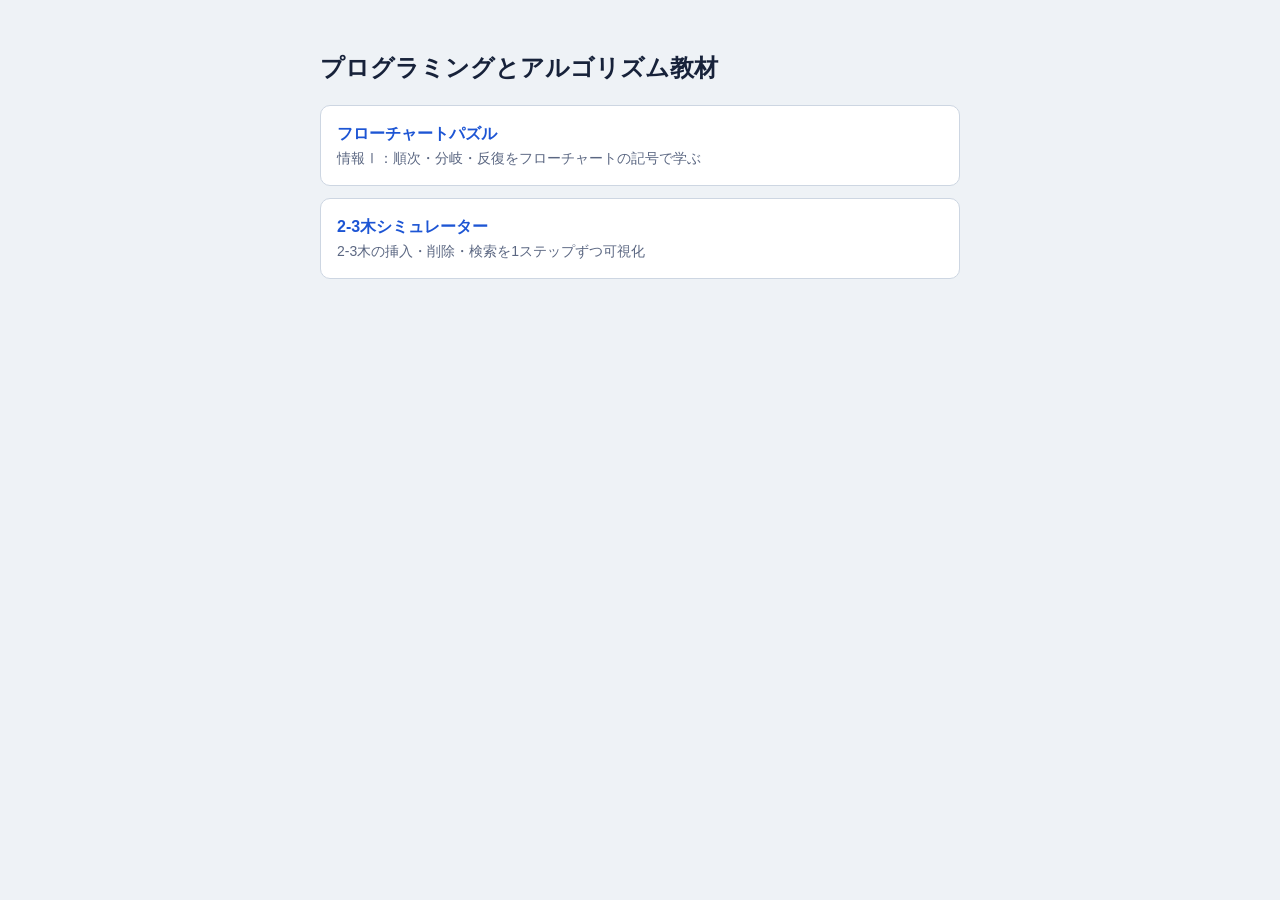
<file: index.html>
<!DOCTYPE html>
<html lang="ja">
<head>
<meta charset="utf-8">
<meta name="viewport" content="width=device-width, initial-scale=1">
<title>プログラミングとアルゴリズム教材</title>
<style>
  body { font-family: "Hiragino Sans", "Yu Gothic", "Meiryo", sans-serif; max-width: 640px; margin: 0 auto; padding: 32px 16px; line-height: 1.7; color: #17223a; background: #eef2f6; }
  h1 { font-size: 24px; }
  ul { padding: 0; list-style: none; display: grid; gap: 12px; }
  a { display: block; padding: 14px 16px; background: #fff; border: 1px solid #cdd6e2; border-radius: 10px; color: #1d55d4; font-weight: 700; text-decoration: none; }
  a span { display: block; color: #5b6782; font-weight: 400; font-size: 14px; }
</style>
</head>
<body>
<h1>プログラミングとアルゴリズム教材</h1>
<ul>
  <li><a href="flowchart-puzzle/">フローチャートパズル<span>情報Ⅰ：順次・分岐・反復をフローチャートの記号で学ぶ</span></a></li>
  <li><a href="two-three-tree/">2-3木シミュレーター<span>2-3木の挿入・削除・検索を1ステップずつ可視化</span></a></li>
</ul>
</body>
</html>
</file>
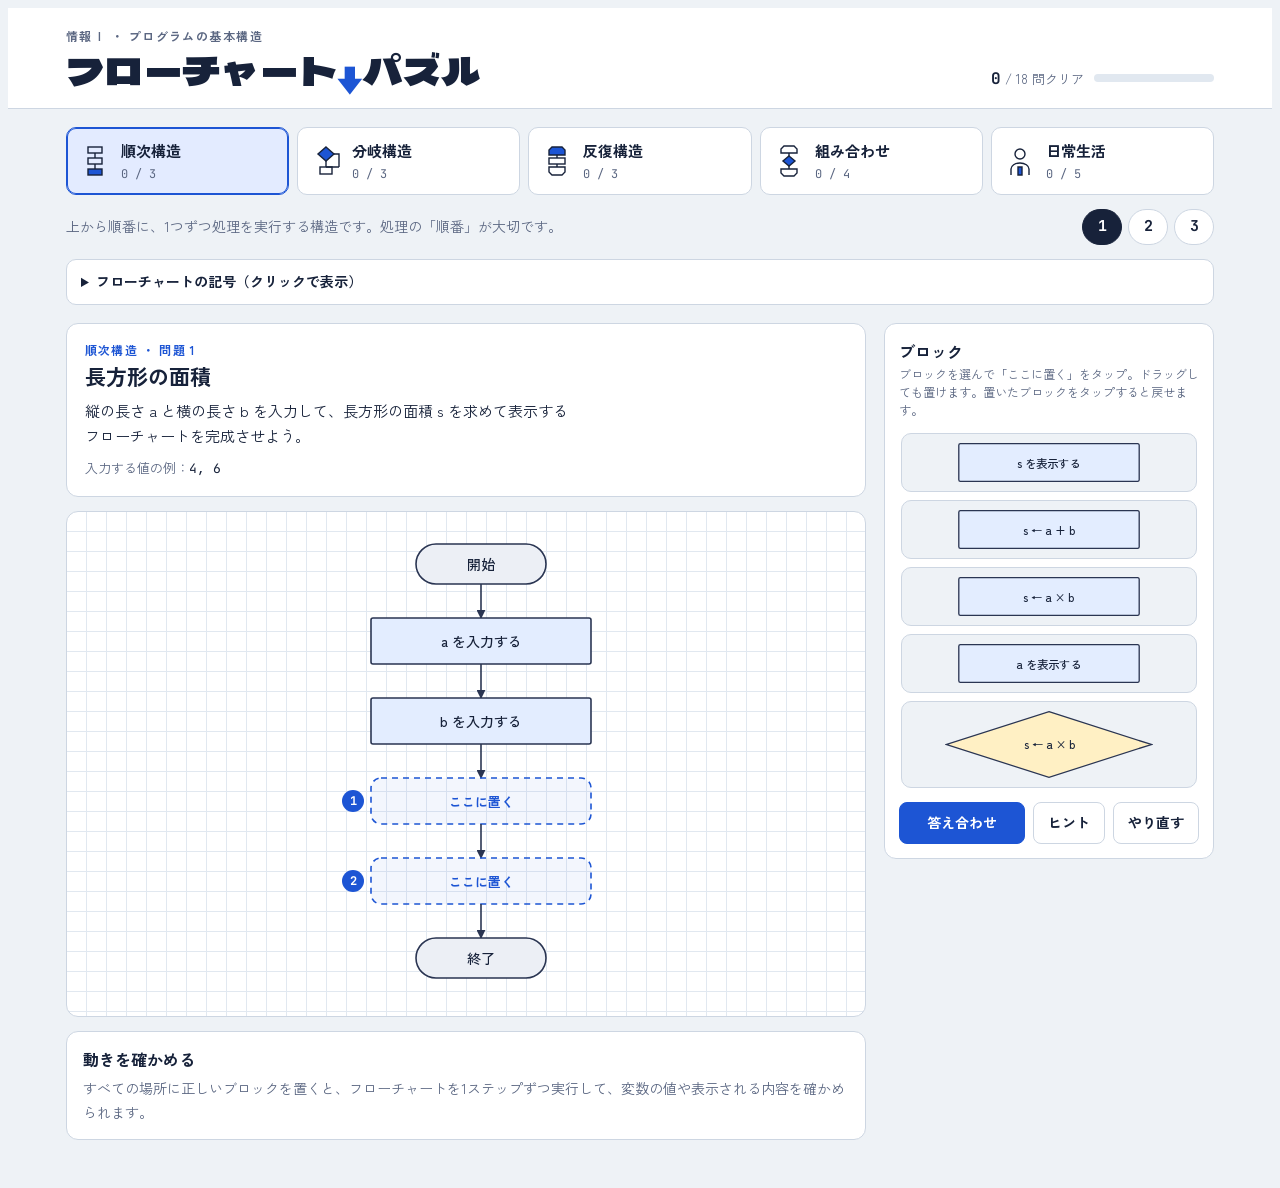
<file: flowchart-puzzle/index.html>
<!DOCTYPE html>
<html lang="ja">
<head>
<meta charset="utf-8">
<meta name="viewport" content="width=device-width, initial-scale=1, viewport-fit=cover">
<title>フローチャートパズル</title>
<meta name="claude:viewport-fit-sides" content="cover">
<link rel="preconnect" href="https://fonts.googleapis.com">
<link rel="preconnect" href="https://fonts.gstatic.com" crossorigin>
<link rel="stylesheet" href="https://fonts.googleapis.com/css2?family=Dela+Gothic+One&family=JetBrains+Mono:wght@500;700&family=Zen+Kaku+Gothic+New:wght@400;500;700&display=swap">
<style>
/* Layout: 方眼紙の作図エリア（左）＋ブロック置き場（右／スマホでは下に固定） */
:root {
  --paper: #eef2f6;
  --sheet: #ffffff;
  --grid: #e1e8f0;
  --rule: #cdd6e2;
  --ink: #17223a;
  --muted: #5b6782;
  --line: #2a3552;
  --accent: #1d55d4;
  --accent-ink: #ffffff;
  --accent-soft: #e3ebff;
  --hl-fill: #ffe46b;
  --hl-stroke: #c78a00;
  --ok: #16834a;
  --ok-soft: #e1f5ea;
  --ng: #cf3434;
  --ng-soft: #fde8e8;
  --f-term: #eceff5;
  --f-proc: #e3edff;
  --f-dec: #fff0c4;
  --f-loop: #d8f1e2;
  --stroke: #2a3552;
  --slot-fill: rgba(29, 85, 212, 0.05);
  --slot-armed: rgba(29, 85, 212, 0.14);
  --display: "Dela Gothic One", "Hiragino Sans", "Yu Gothic", sans-serif;
  --body: "Zen Kaku Gothic New", "Hiragino Sans", "Yu Gothic", "Meiryo", sans-serif;
  --mono: "JetBrains Mono", ui-monospace, "SFMono-Regular", Menlo, monospace;
}
@media (prefers-color-scheme: dark) {
  :root:not([data-theme="light"]) {
    --paper: #0d1320; --sheet: #141c2c; --grid: #1c2639; --rule: #2a3650;
    --ink: #e7edf8; --muted: #9ba8c2; --line: #b9c5de;
    --accent: #7aa2ff; --accent-ink: #0b1122; --accent-soft: #1d2b4f;
    --hl-fill: #6b5400; --hl-stroke: #ffd447;
    --ok: #4fd18b; --ok-soft: #11301f; --ng: #ff7272; --ng-soft: #3a1717;
    --f-term: #252e41; --f-proc: #1b2b4c; --f-dec: #3b3215; --f-loop: #163a29;
    --stroke: #b9c5de; --slot-fill: rgba(122, 162, 255, 0.06); --slot-armed: rgba(122, 162, 255, 0.18);
    color-scheme: dark;
  }
}
:root[data-theme="dark"] {
  --paper: #0d1320; --sheet: #141c2c; --grid: #1c2639; --rule: #2a3650;
  --ink: #e7edf8; --muted: #9ba8c2; --line: #b9c5de;
  --accent: #7aa2ff; --accent-ink: #0b1122; --accent-soft: #1d2b4f;
  --hl-fill: #6b5400; --hl-stroke: #ffd447;
  --ok: #4fd18b; --ok-soft: #11301f; --ng: #ff7272; --ng-soft: #3a1717;
  --f-term: #252e41; --f-proc: #1b2b4c; --f-dec: #3b3215; --f-loop: #163a29;
  --stroke: #b9c5de; --slot-fill: rgba(122, 162, 255, 0.06); --slot-armed: rgba(122, 162, 255, 0.18);
  color-scheme: dark;
}

* { box-sizing: border-box; }
body { background: var(--paper); color: var(--ink); font-family: var(--body); font-size: 15px; line-height: 1.7; }
button { font: inherit; color: inherit; }
.wrap { max-width: 1180px; margin: 0 auto; padding-left: max(16px, env(safe-area-inset-left, 0px)); padding-right: max(16px, env(safe-area-inset-right, 0px)); }

/* header */
.top { background: var(--sheet); border-bottom: 1px solid var(--rule); }
.top-in { display: flex; align-items: flex-end; justify-content: space-between; gap: 12px 24px; flex-wrap: wrap; padding-block: 18px 16px; }
.eyebrow { display: block; font-size: 12px; letter-spacing: 0.12em; color: var(--muted); font-weight: 700; }
h1 { font-family: var(--display); font-weight: 400; font-size: clamp(26px, 4.4vw, 38px); line-height: 1.15; margin: 2px 0 0; letter-spacing: 0.02em; }
h1 .arrow { color: var(--accent); }
.progress { font-size: 13px; color: var(--muted); display: flex; align-items: center; gap: 10px; }
.progress b { font-family: var(--mono); color: var(--ink); font-size: 16px; }
.pbar { width: 120px; height: 8px; border-radius: 4px; background: var(--grid); overflow: hidden; }
.pbar i { display: block; height: 100%; background: var(--ok); width: 0; transition: width .3s; }

/* category tabs */
.cats { display: grid; grid-template-columns: repeat(5, minmax(0, 1fr)); gap: 8px; margin-top: 18px; }
.cat { display: flex; align-items: center; gap: 10px; padding: 10px 12px; border: 1px solid var(--rule); background: var(--sheet); border-radius: 10px; cursor: pointer; text-align: left; min-width: 0; }
.cat svg { flex: none; }
.cat .nm { font-weight: 700; font-size: 15px; line-height: 1.3; }
.cat .ct { display: block; font-size: 12px; color: var(--muted); font-family: var(--mono); }
.cat[aria-selected="true"] { border-color: var(--accent); box-shadow: inset 0 0 0 1px var(--accent); background: var(--accent-soft); }
.cat:focus-visible, .chip:focus-visible, .blk:focus-visible, .btn:focus-visible { outline: 3px solid var(--accent); outline-offset: 2px; }
.ico .s { fill: none; stroke: var(--ink); stroke-width: 1.4; }
.ico .f { fill: var(--accent); }
@media (max-width: 640px) {
  .cats { grid-template-columns: repeat(2, minmax(0, 1fr)); }
  .cat:last-child { grid-column: span 2; }
}

.subbar { display: flex; flex-wrap: wrap; align-items: center; gap: 8px 16px; margin-top: 14px; }
.cat-desc { margin: 0; color: var(--muted); font-size: 14px; flex: 1 1 320px; min-width: 0; }
.probs { display: flex; gap: 6px; flex-wrap: wrap; }
.chip { min-width: 40px; height: 36px; padding: 0 12px; border-radius: 18px; border: 1px solid var(--rule); background: var(--sheet); cursor: pointer; font-family: var(--mono); font-weight: 700; display: inline-flex; align-items: center; gap: 4px; justify-content: center; }
.chip.on { background: var(--ink); color: var(--sheet); border-color: var(--ink); }
.chip .done { color: var(--ok); font-size: 13px; }
.chip.on .done { color: var(--ok); }

/* legend */
.legend { margin-top: 14px; background: var(--sheet); border: 1px solid var(--rule); border-radius: 10px; }
.legend summary { cursor: pointer; padding: 10px 14px; font-weight: 700; font-size: 14px; }
.legend-grid { display: grid; grid-template-columns: repeat(auto-fill, minmax(200px, 1fr)); gap: 12px 18px; padding: 4px 14px 14px; }
.lg { display: flex; gap: 10px; align-items: flex-start; min-width: 0; }
.lg svg { flex: none; }
.lg b { display: block; font-size: 14px; }
.lg span { font-size: 13px; color: var(--muted); line-height: 1.55; display: block; }
.legend .note { padding: 0 14px 14px; margin: 0; font-size: 13px; color: var(--muted); }
.legend .note code { font-family: var(--mono); color: var(--ink); background: var(--grid); padding: 1px 6px; border-radius: 4px; }

/* main layout */
.layout { display: grid; grid-template-columns: minmax(0, 1fr) 330px; gap: 18px; margin-top: 18px; padding-bottom: 40px; align-items: start; }
.stage { min-width: 0; display: flex; flex-direction: column; gap: 14px; }
.q { background: var(--sheet); border: 1px solid var(--rule); border-radius: 12px; padding: 16px 18px; }
.q-no { font-size: 12px; letter-spacing: 0.1em; font-weight: 700; color: var(--accent); }
.q h2 { margin: 2px 0 6px; font-size: 21px; line-height: 1.4; text-wrap: balance; }
.q p { margin: 0; max-width: 62ch; }
.q .inputs { margin-top: 8px; font-size: 13px; color: var(--muted); }
.q .inputs code { font-family: var(--mono); color: var(--ink); }

.chart {
  border: 1px solid var(--rule); border-radius: 12px; overflow: auto;
  background-color: var(--sheet);
  background-image: linear-gradient(var(--grid) 1px, transparent 1px), linear-gradient(90deg, var(--grid) 1px, transparent 1px);
  background-size: 20px 20px; background-position: -1px -1px;
  padding: 8px; text-align: center;
}
.chart svg { display: inline-block; height: auto; }

/* svg parts */
.sh rect, .sh polygon { stroke: var(--stroke); stroke-width: 1.6; }
.sh-term rect { fill: var(--f-term); }
.sh-proc rect { fill: var(--f-proc); }
.sh-dec polygon { fill: var(--f-dec); }
.sh-ls polygon, .sh-le polygon { fill: var(--f-loop); }
.tx { fill: var(--ink); font-size: 14px; font-family: var(--body); font-weight: 500; }
.ln { fill: none; stroke: var(--line); stroke-width: 1.6; stroke-linejoin: round; }
.ah { fill: var(--line); }
.yn { fill: var(--muted); font-size: 12px; font-weight: 700; font-family: var(--mono); }
.slot { cursor: pointer; outline: none; }
.slot-box { fill: var(--slot-fill); stroke: var(--accent); stroke-width: 1.6; stroke-dasharray: 6 5; }
.slot-q { fill: var(--accent); font-size: 13px; font-family: var(--body); font-weight: 700; }
.slot.armed .slot-box { fill: var(--slot-armed); animation: pulse 1.1s ease-in-out infinite; }
.slot.over .slot-box, .slot.over .placed rect, .slot.over .placed polygon { stroke-width: 3.2; stroke: var(--accent); }
.slot .hit { fill: transparent; stroke: none; }
.slot:focus-visible .hit { stroke: var(--accent); stroke-width: 2; stroke-dasharray: 3 3; }
.slot:hover .slot-box { fill: var(--slot-armed); }
.badge circle { fill: var(--accent); }
.badge text { fill: var(--accent-ink); font-size: 12px; font-weight: 700; font-family: var(--mono); }
.slot.ok .badge circle { fill: var(--ok); }
.slot.ng .badge circle { fill: var(--ng); }
.slot.ok .placed rect, .slot.ok .placed polygon { stroke: var(--ok); stroke-width: 2.6; }
.slot.ng .placed rect, .slot.ng .placed polygon { stroke: var(--ng); stroke-width: 2.6; }
.cur rect:not(.hit), .cur polygon { fill: var(--hl-fill) !important; stroke: var(--hl-stroke) !important; stroke-width: 3 !important; }
@keyframes pulse { 50% { stroke-dashoffset: 11; } }
@media (prefers-reduced-motion: reduce) { .slot.armed .slot-box { animation: none; } .pbar i { transition: none; } }

/* feedback */
.feedback:empty { display: none; }
.feedback { border-radius: 12px; padding: 14px 16px; border: 1px solid var(--rule); background: var(--sheet); }
.feedback.ok { background: var(--ok-soft); border-color: var(--ok); }
.feedback.ng { background: var(--ng-soft); border-color: var(--ng); }
.feedback.info { background: var(--accent-soft); border-color: var(--accent); }
.feedback h3 { margin: 0 0 4px; font-size: 16px; }
.feedback ul { margin: 4px 0 0; padding-left: 1.2em; }
.feedback p { margin: 4px 0 0; max-width: 65ch; }
.feedback .next { margin-top: 10px; }

/* trace */
.trace { background: var(--sheet); border: 1px solid var(--rule); border-radius: 12px; padding: 14px 16px; }
.trace h3 { margin: 0; font-size: 16px; }
.trace .lock { margin: 4px 0 0; color: var(--muted); font-size: 14px; }
.t-row { display: flex; flex-wrap: wrap; gap: 8px; align-items: center; margin-top: 10px; }
.t-row label { font-size: 13px; color: var(--muted); }
.t-row input { font-family: var(--mono); font-size: 14px; padding: 6px 10px; border: 1px solid var(--rule); border-radius: 8px; background: var(--paper); color: var(--ink); width: 220px; max-width: 100%; }
.t-note { margin-top: 12px; padding: 10px 12px; border-radius: 8px; background: var(--paper); border-left: 4px solid var(--hl-stroke); font-weight: 500; min-height: 48px; }
.t-note .stepno { font-family: var(--mono); font-size: 12px; color: var(--muted); display: block; }
.t-grid { display: grid; grid-template-columns: minmax(0, 1fr) minmax(0, 1fr); gap: 12px; margin-top: 12px; }
@media (max-width: 560px) { .t-grid { grid-template-columns: minmax(0, 1fr); } }
.t-box h4 { margin: 0 0 6px; font-size: 12px; letter-spacing: 0.1em; color: var(--muted); }
.vars { display: flex; flex-wrap: wrap; gap: 6px; }
.var { font-family: var(--mono); font-size: 14px; border: 1px solid var(--rule); border-radius: 8px; padding: 4px 10px; background: var(--paper); font-variant-numeric: tabular-nums; }
.var.chg { border-color: var(--hl-stroke); background: var(--hl-fill); }
.console { font-family: var(--mono); font-size: 14px; background: var(--ink); color: var(--sheet); border-radius: 8px; padding: 8px 12px; min-height: 64px; max-height: 180px; overflow: auto; white-space: pre-wrap; }
.console .empty { opacity: .6; font-family: var(--body); font-size: 13px; }

/* tools */
.tools { position: sticky; top: 16px; background: var(--sheet); border: 1px solid var(--rule); border-radius: 12px; padding: 14px; display: flex; flex-direction: column; gap: 12px; }
.tools-head h3 { margin: 0; font-size: 16px; }
.tools-head .tip { font-size: 12px; color: var(--muted); display: block; line-height: 1.5; }
.palette { display: flex; flex-direction: column; gap: 8px; align-items: stretch; max-height: calc(100vh - 230px); overflow-y: auto; padding: 2px; }
.palette .empty { font-size: 13px; color: var(--muted); padding: 8px 0; }
.blk { background: var(--paper); border: 1px solid var(--rule); border-radius: 10px; padding: 8px; cursor: grab; display: flex; justify-content: center; user-select: none; -webkit-user-select: none; touch-action: pan-x; flex: none; }
.blk:hover { border-color: var(--accent); }
.blk.sel { border-color: var(--accent); box-shadow: inset 0 0 0 2px var(--accent); background: var(--accent-soft); }
.blk svg { display: block; pointer-events: none; }
.ghost { position: fixed; left: 0; top: 0; pointer-events: none; z-index: 50; opacity: .92; box-shadow: 0 8px 24px rgba(0,0,0,.25); }
.actions { display: flex; gap: 8px; flex-wrap: wrap; }
.btn { border: 1px solid var(--rule); background: var(--sheet); border-radius: 8px; padding: 8px 14px; cursor: pointer; font-weight: 700; font-size: 14px; }
.btn:hover { border-color: var(--accent); }
.btn.primary { background: var(--accent); color: var(--accent-ink); border-color: var(--accent); flex: 1 1 auto; }
.btn[disabled] { opacity: .45; cursor: default; }

@media (max-width: 860px) {
  .layout { grid-template-columns: minmax(0, 1fr); }
  .tools { position: sticky; top: auto; bottom: 0; border-radius: 12px 12px 0 0; margin-inline: calc(-1 * max(16px, env(safe-area-inset-left, 0px))); padding: 10px max(16px, env(safe-area-inset-left, 0px)) calc(10px + env(safe-area-inset-bottom, 0px)); box-shadow: 0 -6px 18px rgba(0,0,0,.12); z-index: 5; gap: 8px; }
  .palette { flex-direction: row; overflow-x: auto; overflow-y: hidden; max-height: none; padding-bottom: 6px; }
  .blk svg { width: calc(var(--w) * 0.6); height: auto; }
  .tools-head { display: flex; gap: 8px; align-items: baseline; flex-wrap: wrap; }
  .layout { padding-bottom: 0; }
  .stage { padding-bottom: 8px; }
}
</style>
</head>
<body>
<header class="top">
  <div class="wrap top-in">
    <div class="brand">
      <span class="eyebrow">情報Ⅰ ・ プログラムの基本構造</span>
      <h1>フローチャート<span class="arrow">↓</span>パズル</h1>
    </div>
    <div class="progress"><span><b id="pNum">0</b> / <span id="pAll">0</span> 問クリア</span><span class="pbar"><i id="pBar"></i></span></div>
  </div>
</header>

<main class="wrap">
  <nav class="cats" id="cats" role="tablist" aria-label="構造の種類"></nav>
  <div class="subbar">
    <p class="cat-desc" id="catDesc"></p>
    <div class="probs" id="probs" aria-label="問題"></div>
  </div>

  <details class="legend" id="legend">
    <summary>フローチャートの記号（クリックで表示）</summary>
    <div class="legend-grid" id="legendGrid"></div>
    <p class="note"><code>a ← 3</code> は「変数 a に 3 を入れる（代入する）」という意味です。<code>≧</code> は「以上」、<code>≦</code> は「以下」です。</p>
  </details>

  <div class="layout">
    <section class="stage">
      <div class="q">
        <div class="q-no" id="qNo"></div>
        <h2 id="qTitle"></h2>
        <p id="qText"></p>
        <div class="inputs" id="qInputs"></div>
      </div>
      <div class="chart" id="chartBox"><svg id="chart" xmlns="http://www.w3.org/2000/svg" role="img" aria-label="フローチャート"></svg></div>
      <div class="feedback" id="fb" aria-live="polite"></div>
      <section class="trace" id="trace"></section>
    </section>

    <aside class="tools" aria-label="ブロック置き場">
      <div class="tools-head">
        <h3>ブロック</h3>
        <span class="tip">ブロックを選んで「ここに置く」をタップ。ドラッグしても置けます。置いたブロックをタップすると戻せます。</span>
      </div>
      <div class="palette" id="palette"></div>
      <div class="actions">
        <button class="btn primary" id="btnCheck" type="button">答え合わせ</button>
        <button class="btn" id="btnHint" type="button">ヒント</button>
        <button class="btn" id="btnReset" type="button">やり直す</button>
      </div>
    </aside>
  </div>
</main>

<script>
/* ---------- 寸法 ---------- */
const S = { W: 220, H: 46, LW: 280, LH: 54, DW: 250, DH: 80, TW: 130, TH: 40, V: 34, G: 44, M: 24, LINE: 18 };
const CIRC = '⓪①②③④⑤⑥⑦⑧⑨⑩';
const SHAPE_NAME = { term: '端子', proc: '処理', dec: '判断', ls: 'ループ端（始め）', le: 'ループ端（終わり）' };

/* ---------- ノードを作る関数 ---------- */
const T = text => ({ t: 'term', text });
const P = (text, run) => ({ t: 'proc', text, run });
const D = (text, test) => ({ t: 'dec', text, test });
const LS = (text, spec) => ({ t: 'ls', text, ...spec });
const LE = text => ({ t: 'le', text });
const IF = (cond, yes, no = []) => ({ t: 'if', cond, yes, no });
const LOOP = (head, body, tail) => ({ t: 'loop', head, body, tail });
const WHILE = (cond, body) => ({ t: 'while', cond, body });
const $ = node => (node.slot = true, node);           // ブロックをはめる場所
const inp = k => (v, io) => { v[k] = io.read(); return `${k} に ${v[k]} を入力する`; };
const show = k => (v, io) => { io.print(v[k] === undefined ? '（値なし）' : v[k]); return `${k} の値 ${v[k]} を表示する`; };
const say = s => (v, io) => { io.print(s); return `「${s}」と表示する`; };
const loop1 = (to, by = 1) => ({ v: 'i', from: 1, to, by });
const loopText = (to, by = 1) => `ループ1\ni を 1 から ${to} まで ${by} ずつ増やす`;

/* ---------- 問題 ---------- */
const CATS = [
  { id: 'seq', name: '順次構造', desc: '上から順番に、1つずつ処理を実行する構造です。処理の「順番」が大切です。' },
  { id: 'branch', name: '分岐構造', desc: '条件が成り立つ（Yes）か成り立たない（No）かで、実行する処理を選ぶ構造です。' },
  { id: 'loop', name: '反復構造', desc: '同じ処理を何回も繰り返す構造です。ループ端ではさんだ部分や、判断から戻る矢印の部分が繰り返されます。' },
  { id: 'mix', name: '組み合わせ', desc: '順次・分岐・反復の3つを組み合わせると、どんな手順でも表せます。' },
  { id: 'life', name: '日常生活', desc: '毎日の行動も、順次・分岐・反復を組み合わせたアルゴリズムとして表せます。身近な手順をフローチャートにしてみよう。' },
];
const HOT = ['カレー', 'ごはん', 'ぎょうざ', 'シチュー'];

const PROBLEMS = [
  { id: 'seq1', cat: 'seq', title: '長方形の面積',
    text: '縦の長さ a と横の長さ b を入力して、長方形の面積 s を求めて表示するフローチャートを完成させよう。',
    vars: ['a', 'b', 's'], inputs: [4, 6],
    flow: [T('開始'), P('a を入力する', inp('a')), P('b を入力する', inp('b')),
      $(P('s ← a × b', v => { v.s = v.a * v.b; })), $(P('s を表示する', show('s'))), T('終了')],
    decoys: [['proc', 's ← a + b'], ['dec', 's ← a × b'], ['proc', 'a を表示する']],
    hint: '面積は「縦 × 横」です。計算や入力・表示は、どの記号で書くのだったかな？',
    explain: '計算・代入・入力・表示などの処理は長方形の「処理」の記号で書きます。順次構造では、上から順に1つずつ実行されます。' },

  { id: 'seq2', cat: 'seq', title: '消費税込みの値段',
    text: '品物の値段 p を入力して、消費税10%を含めた値段 t を表示しよう。3つのブロックを正しい順番に並べてね。',
    vars: ['p', 't'], inputs: [500],
    flow: [T('開始'), $(P('p を入力する', inp('p'))), $(P('t ← p × 1.1', v => { v.t = Math.round(v.p * 1.1 * 100) / 100; })),
      $(P('t を表示する', show('t'))), T('終了')],
    decoys: [['proc', 't ← p + 1.1'], ['term', 't を表示する']],
    hint: '「入力 → 計算 → 表示」の順番です。t に値が入る前に表示しても意味がありません。',
    explain: '順次構造では処理の順番がとても大切です。計算より先に「t を表示する」を置くと、まだ値が決まっていない t を表示しようとしてしまいます。' },

  { id: 'seq3', cat: 'seq', title: '2つの変数の値の交換',
    text: '変数 a と b の値を入れかえよう。いったん値を入れておく変数 tmp を使います。',
    vars: ['a', 'b', 'tmp'],
    flow: [T('開始'), P('a ← 3', v => { v.a = 3; }), P('b ← 5', v => { v.b = 5; }),
      $(P('tmp ← a', v => { v.tmp = v.a; })), $(P('a ← b', v => { v.a = v.b; })), $(P('b ← tmp', v => { v.b = v.tmp; })),
      P('a と b を表示する', (v, io) => { io.print(`a = ${v.a}, b = ${v.b}`); return 'a と b の値を表示する'; }), T('終了')],
    decoys: [['proc', 'a ← tmp'], ['proc', 'b ← a'], ['dec', 'a ← b']],
    hint: 'いきなり a ← b とすると、a に入っていた 3 が消えてしまいます。先に a の値を tmp に避難させよう。',
    explain: '代入すると、変数に入っていた前の値は上書きされて消えます。だから値の交換には、一時的に値を入れておく変数（tmp）が必要です。' },

  { id: 'br1', cat: 'branch', title: '合格かどうかの判定',
    text: 'テストの点数 x を入力して、60点以上なら「合格」、そうでなければ「不合格」と表示しよう。',
    vars: ['x'], inputs: [72],
    flow: [T('開始'), P('x を入力する', inp('x')),
      IF($(D('x ≧ 60', v => v.x >= 60)), [$(P('「合格」と表示する', say('合格')))], [$(P('「不合格」と表示する', say('不合格')))]),
      T('終了')],
    decoys: [['proc', 'x ≧ 60'], ['dec', 'x ≦ 60']],
    hint: '条件で道を分けるときは、ひし形の「判断」の記号を使います。下に進む道が Yes、右に進む道が No です。',
    explain: '分岐構造では、判断の記号に書いた条件が成り立つ（Yes）か成り立たない（No）かで、どちらか一方の処理だけが実行されます。入力値を変えて、No の道も確かめてみよう。' },

  { id: 'br2', cat: 'branch', title: '偶数か奇数か',
    text: '整数 n を入力して、偶数なら「偶数」、奇数なら「奇数」と表示しよう。',
    vars: ['n'], inputs: [7],
    flow: [T('開始'), P('n を入力する', inp('n')),
      IF($(D('n を 2 で割った\n余りが 0', v => v.n % 2 === 0)), [$(P('「偶数」と表示する', say('偶数')))], [$(P('「奇数」と表示する', say('奇数')))]),
      T('終了')],
    decoys: [['dec', 'n > 2'], ['proc', 'n ← n ÷ 2'], ['proc', 'n を 2 で割った\n余りが 0']],
    hint: '2 で割り切れる数が偶数です。「割り切れる」は「割った余りが 0」と言いかえられます。',
    explain: '「2 で割った余りが 0」かどうかで偶数・奇数を判断できます。プログラムでは余りを求める演算（% など）をよく使います。' },

  { id: 'br3', cat: 'branch', title: '絶対値を求める',
    text: '数 x を入力して、その絶対値を表示しよう。x がマイナスのときだけ符号を反対にします。',
    vars: ['x'], inputs: [-8],
    flow: [T('開始'), P('x を入力する', inp('x')),
      IF($(D('x < 0', v => v.x < 0)), [$(P('x ← −x', v => { v.x = -v.x; }))], []),
      P('x を表示する', show('x')), T('終了')],
    decoys: [['dec', 'x > 0'], ['proc', 'x ← 0'], ['proc', 'x ← x × x']],
    hint: 'No のときは何もしないで先に進みます。Yes のときだけ行う処理を考えよう。',
    explain: '条件が成り立たないときに何もしない「片方だけの分岐」もよく使います。x が 0 以上のときは、そのまま表示されます。' },

  { id: 'lp1', cat: 'loop', title: 'あいさつを5回',
    text: '「こんにちは」を5回表示しよう。繰り返す範囲をループ端の記号ではさみます。',
    vars: ['i'],
    flow: [T('開始'),
      LOOP($(LS(loopText(5), loop1(5))), [$(P('「こんにちは」と表示する', say('こんにちは')))], $(LE('ループ1'))),
      T('終了')],
    decoys: [['le', loopText(5)], ['ls', 'ループ1'], ['proc', 'i ← i + 1']],
    hint: 'ループ端は、上が「始め」（下の角が四角い）、下が「終わり」（下の角が欠けている）です。始めと終わりには同じ名前（ループ1）を書きます。',
    explain: 'ループ端ではさんだ部分が繰り返されます。i は 1, 2, 3, 4, 5 と自動で増えるので、「i ← i + 1」を自分で書く必要はありません。' },

  { id: 'lp2', cat: 'loop', title: '1から10までの合計',
    text: '1 + 2 + 3 + … + 10 の合計を求めて表示しよう。合計は変数 sum に入れていきます。',
    vars: ['i', 'sum'],
    flow: [T('開始'), $(P('sum ← 0', v => { v.sum = 0; })),
      LOOP($(LS(loopText(10), loop1(10))), [$(P('sum ← sum + i', v => { v.sum += v.i; }))], LE('ループ1')),
      P('sum を表示する', show('sum')), T('終了')],
    decoys: [['proc', 'sum ← sum + 1'], ['proc', 'sum ← i'], ['ls', loopText(10, 2)]],
    hint: 'まず sum を 0 にしておき、繰り返しの中で sum に i を足していきます。',
    explain: '「sum ← sum + i」は、いまの sum に i を足して sum に入れ直すという意味です。繰り返す前に sum ← 0 で初期化しておくのがポイントです。' },

  { id: 'lp3', cat: 'loop', title: '目標金額まで貯金',
    text: '毎週300円ずつ貯金します。貯金額 m が1000円以上になるまでに何週かかるか（w）を求めよう。',
    vars: ['m', 'w'],
    flow: [T('開始'), P('m ← 0', v => { v.m = 0; }), P('w ← 0', v => { v.w = 0; }),
      WHILE($(D('m < 1000', v => v.m < 1000)), [$(P('m ← m + 300', v => { v.m += 300; })), P('w ← w + 1', v => { v.w += 1; })]),
      P('w を表示する', show('w')), T('終了')],
    decoys: [['dec', 'm ≧ 1000'], ['proc', 'm ← 300'], ['proc', 'w ← w + 300']],
    hint: 'まだ目標に届いていない間（Yes）は貯金を続けます。届いたら（No）ループを抜けます。',
    explain: '判断の記号と、上へ戻る矢印を使っても繰り返しを表せます。条件を先に調べるので、最初から条件が成り立たなければ1回も繰り返しません。' },

  { id: 'mx1', cat: 'mix', title: '偶数だけの合計',
    text: '1から10までの整数のうち、偶数だけを合計して表示しよう。（反復の中に分岐が入ります）',
    vars: ['i', 'sum'],
    flow: [T('開始'), P('sum ← 0', v => { v.sum = 0; }),
      LOOP(LS(loopText(10), loop1(10)), [
        IF($(D('i を 2 で割った\n余りが 0', v => v.i % 2 === 0)), [$(P('sum ← sum + i', v => { v.sum += v.i; }))], [])
      ], $(LE('ループ1'))),
      P('sum を表示する', show('sum')), T('終了')],
    decoys: [['dec', 'i を 2 で割った\n余りが 1'], ['proc', 'sum ← sum + 2'], ['ls', 'ループ1']],
    hint: 'i が 1 から 10 まで変わるたびに「i は偶数？」と判断し、Yes のときだけ sum に足します。',
    explain: '反復の中に分岐を入れると、「繰り返しながら、条件に合うものだけ処理する」ことができます。答えは 2+4+6+8+10 = 30 です。' },

  { id: 'mx2', cat: 'mix', title: '合格者の人数',
    text: '5人分の点数を1人ずつ入力し、60点以上の人数 c を数えて表示しよう。',
    vars: ['i', 'x', 'c'], inputs: [72, 45, 88, 59, 60],
    flow: [T('開始'), $(P('c ← 0', v => { v.c = 0; })),
      LOOP(LS(loopText(5), loop1(5)), [
        $(P('x を入力する', inp('x'))),
        IF($(D('x ≧ 60', v => v.x >= 60)), [$(P('c ← c + 1', v => { v.c += 1; }))], [])
      ], LE('ループ1')),
      P('c を表示する', show('c')), T('終了')],
    decoys: [['proc', 'c ← c + x'], ['dec', 'x < 60'], ['proc', 'c ← 1']],
    hint: '人数を数える変数 c は最初に 0 にします。合格の人がいたら c を 1 増やします。',
    explain: '「c ← c + 1」のように 1 ずつ増やして数える変数をカウンタと呼びます。入力値を変えて、人数が変わるか確かめてみよう。' },

  { id: 'mx3', cat: 'mix', title: 'いちばん大きい数',
    text: '5つの数を1つずつ入力して、その中でいちばん大きい数 max を表示しよう。',
    vars: ['i', 'x', 'max'], inputs: [34, 81, 57, 90, 12],
    flow: [T('開始'), P('max ← 0', v => { v.max = 0; }),
      LOOP($(LS(loopText(5), loop1(5))), [
        P('x を入力する', inp('x')),
        IF($(D('x > max', v => v.x > v.max)), [$(P('max ← x', v => { v.max = v.x; }))], [])
      ], $(LE('ループ1'))),
      P('max を表示する', show('max')), T('終了')],
    decoys: [['proc', 'x ← max'], ['dec', 'x < max'], ['ls', loopText(4)], ['le', 'ループ2']],
    hint: '入力した x が、いまの max より大きいときだけ、max を x に入れかえます。',
    explain: '「今までで一番大きい値」を max に覚えておき、それより大きい数が来たら更新します。最大値を求める代表的なアルゴリズムです。' },

  { id: 'mx4', cat: 'mix', title: '3の倍数は★（チャレンジ）',
    text: '1から12までの数を順に表示します。ただし3の倍数のときは、数の代わりに「★」を表示しよう。',
    vars: ['i'],
    flow: [T('開始'),
      LOOP($(LS(loopText(12), loop1(12))), [
        IF($(D('i を 3 で割った\n余りが 0', v => v.i % 3 === 0)), [$(P('「★」と表示する', say('★')))], [$(P('i を表示する', show('i')))])
      ], $(LE('ループ1'))),
      T('終了')],
    decoys: [['dec', 'i を 3 で割った\n余りが 1'], ['proc', 'i ← i + 3'], ['le', loopText(12)]],
    hint: '繰り返しの中で、i が 3 の倍数かどうかを判断します。Yes なら★、No なら i をそのまま表示します。',
    explain: '順次・分岐・反復の3つがすべて入ったフローチャートです。どんなに複雑なプログラムも、この3つの組み合わせで作ることができます。' },

  { id: 'life1', cat: 'life', title: 'おなかがすいたとき',
    text: 'おなかがすいたので冷蔵庫へ行き、食べ物を探して食べるまでの手順です。食べたい物がなければコンビニで買い、温める必要がある物は電子レンジで温めます。',
    vars: ['食べ物'], inputs: ['カレー'], inputLabel: '冷蔵庫で見つけた物（なければ「なし」）',
    flow: [T('開始'), P('冷蔵庫を開ける'), P('食べ物を探す', (v, io) => { v.食べ物 = io.read(); return v.食べ物 === 'なし' ? '探したけれど、食べたい物が見つからない' : `「${v.食べ物}」を見つけた`; }),
      IF($(D('食べたい物がある', v => v.食べ物 !== 'なし')),
        [$(P('食べ物を取り出す')), IF($(D('温める必要がある', v => HOT.includes(v.食べ物))), [$(P('電子レンジで温める'))], [])],
        [$(P('コンビニで買ってくる', v => { v.食べ物 = 'パン'; return 'コンビニでパンを買ってくる'; }))]),
      P('食べる', (v, io) => { io.print(`${v.食べ物}を食べた`); return `${v.食べ物}を食べる`; }), T('終了')],
    decoys: [['proc', '食べたい物がある'], ['dec', '電子レンジで温める'], ['dec', '冷蔵庫が開いている']],
    hint: '「〜がある？」「〜が必要？」のように、Yes か No で答えられる問いが判断の記号に入ります。行動は処理の記号です。',
    explain: '分岐の中にさらに分岐が入っています（入れ子）。「なし」や「ヨーグルト」を入力して、通る道が変わるか確かめてみよう。' },

  { id: 'life2', cat: 'life', title: '天気に合わせた登校',
    text: '朝、天気予報を見て登校方法を決めます。雨でなければ徒歩。雨なら家族に車で送ってもらえるか聞き、送ってもらえなければバスで登校します。',
    vars: ['天気', '送迎'], inputs: ['雨', 'できない'], inputLabel: '天気、家族の送迎（できる／できない）',
    flow: [T('開始'), P('天気予報を見る', (v, io) => { v.天気 = io.read(); return `天気予報は「${v.天気}」`; }),
      IF($(D('雨が降る', v => v.天気 === '雨')),
        [$(P('家族に送れるか聞く', (v, io) => { v.送迎 = io.read(); return `家族の答えは「${v.送迎}」`; })),
          IF($(D('車で送ってもらえる', v => v.送迎 === 'できる')), [P('車で登校する', say('車で登校した'))], [$(P('バスで登校する', say('バスで登校した')))])],
        [$(P('徒歩で登校する', say('徒歩で登校した')))]),
      P('学校に着く'), T('終了')],
    decoys: [['dec', '晴れる'], ['proc', '雨が降る'], ['dec', '徒歩で登校する']],
    hint: '最初の判断で「雨かどうか」、雨のときだけ次の判断で「車で送ってもらえるか」を調べます。',
    explain: '分岐を組み合わせると、3つ以上の選択肢（徒歩・車・バス）から1つを選べます。天気を「晴れ」にすると、家族に聞く処理は実行されません。' },

  { id: 'life3', cat: 'life', title: '自動販売機で飲み物を買う',
    text: '130円の飲み物を買います。投入金額が値段に届くまでコインを入れ続け、ボタンを押して買います。多く入れたときはおつりを受け取ります。',
    vars: ['価格', 'コイン', '投入金額'], inputs: [100, 10, 10, 50], inputLabel: '入れるコイン（円）',
    flow: [T('開始'), P('飲み物を選ぶ（130円）', v => { v.価格 = 130; return '130円の飲み物に決める'; }), P('投入金額 ← 0', v => { v.投入金額 = 0; }),
      WHILE($(D('投入金額 < 価格', v => v.投入金額 < v.価格)), [
        $(P('コインを入れる', (v, io) => { v.コイン = io.read(); return `${v.コイン}円玉を入れる`; })),
        $(P('投入金額 ← 投入金額 + コイン', v => { v.投入金額 += v.コイン; return `投入金額が ${v.投入金額}円 になる`; }))]),
      $(P('ボタンを押す', (v, io) => { io.print('ガコン！（飲み物が出た）'); return 'ボタンを押す'; })),
      IF($(D('投入金額 > 価格', v => v.投入金額 > v.価格)), [P('おつりを受け取る', (v, io) => { io.print(`おつり ${v.投入金額 - v.価格}円`); return `おつり ${v.投入金額 - v.価格}円を受け取る`; })], []),
      P('飲み物を取り出す'), T('終了')],
    decoys: [['dec', '投入金額 ≧ 価格'], ['proc', '投入金額 ← コイン'], ['ls', 'ループ1\nコインを 3 回入れる']],
    hint: '何枚入れるかは決まっていないので、「まだ足りない間（Yes）はコインを入れる」という判断で繰り返します。',
    explain: '回数が決まっていない繰り返しは、条件で終わりを決めます。コインの組み合わせを変えると、繰り返す回数やおつりが変わります。' },

  { id: 'life4', cat: 'life', title: 'カップラーメンを作る',
    text: 'ふたを開けてかやくを入れ、お湯を注いで3分待ってから食べます。「1分待つ」を3回繰り返して表そう。',
    vars: ['回'],
    flow: [T('開始'), P('ふたを半分あける'), $(P('かやくを入れる')), $(P('お湯を線まで注ぐ')),
      LOOP($(LS('ループ1\n3 回くり返す', { v: '回', from: 1, to: 3, by: 1 })), [$(P('1分待つ', (v, io) => { io.print(`${v.回}分たった`); return `1分待つ（${v.回}分目）`; }))], $(LE('ループ1'))),
      $(P('ふたを取って食べる', say('いただきます！'))), T('終了')],
    decoys: [['dec', '1分待つ'], ['le', 'ループ1\n3 回くり返す'], ['proc', '回 ← 回 + 1']],
    hint: 'お湯より先にかやくを入れます。待つのは食べる前で、ループ端ではさんだ部分が3回繰り返されます。',
    explain: '「1分待つ」を3回書く代わりに、ループ端ではさむと短く書けます。手順の順番（順次）も大切です。' },

  { id: 'life5', cat: 'life', title: '横断歩道をわたる',
    text: '横断歩道で信号を見て、赤の間は待ちます。青になったら左右を確認してからわたります。',
    vars: ['信号'], inputs: ['赤', '赤', '青'], inputLabel: '見るたびの信号の色（赤／青）',
    flow: [T('開始'), P('横断歩道の前に立つ'), P('信号を見る', (v, io) => { v.信号 = io.read(); return `信号は「${v.信号}」`; }),
      WHILE($(D('信号が赤', v => v.信号 === '赤')), [$(P('少し待つ')), P('もう一度信号を見る', (v, io) => { v.信号 = io.read(); return `信号は「${v.信号}」`; })]),
      $(P('左右を確認する')), $(P('横断歩道をわたる', say('無事にわたった'))), T('終了')],
    decoys: [['dec', '信号が青'], ['proc', '走ってわたる'], ['dec', '少し待つ']],
    hint: '信号が赤である間（Yes）は待って見直すことを繰り返します。わたる前にすることも忘れずに。',
    explain: '最初から青なら1回も待たずに進みます。これが「前判定」の繰り返しです。入力を「青」だけにして確かめてみよう。' },
];

/* ---------- 準備 ---------- */
PROBLEMS.forEach(p => {
  p.leaves = []; p.slots = []; let k = 0;
  const leaf = n => { n.nid = 'n' + (k++); p.leaves.push(n); if (n.slot) { p.slots.push(n); n.no = p.slots.length; } };
  const walk = list => list.forEach(n => {
    if (n.t === 'loop') { leaf(n.head); walk(n.body); leaf(n.tail); }
    else if (n.t === 'if') { leaf(n.cond); walk(n.yes); walk(n.no); }
    else if (n.t === 'while') { leaf(n.cond); walk(n.body); }
    else leaf(n);
  });
  walk(p.flow);
});
const byId = Object.fromEntries(PROBLEMS.map(p => [p.id, p]));

let progress = new Set();
try { progress = new Set(JSON.parse(localStorage.getItem('fc-progress') || '[]')); } catch (e) { }
const saveProgress = () => { try { localStorage.setItem('fc-progress', JSON.stringify([...progress])); } catch (e) { } };

const state = { cat: 'seq', pid: 'seq1', blocks: {}, order: [], placed: {}, marks: {}, sel: null, solved: false, hint: false };
let trace = null;

/* ---------- SVG ヘルパー ---------- */
const esc = s => String(s).replace(/&/g, '&amp;').replace(/</g, '&lt;').replace(/>/g, '&gt;');
const flat = s => s.replace(/\n/g, '');
function size(s, text) {
  const n = String(text || '').split('\n').length;
  switch (s) {
    case 'term': return [S.TW, S.TH];
    case 'dec': return [S.DW, S.DH];
    case 'ls': case 'le': return [S.LW, S.LH + Math.max(0, n - 2) * S.LINE];
    default: return [S.W, S.H + (n - 1) * S.LINE];
  }
}
function txt(cx, cy, text, cls = 'tx') {
  const L = String(text).split('\n'); const y0 = cy - (L.length - 1) * S.LINE / 2;
  return `<text class="${cls}" text-anchor="middle">${L.map((l, i) => `<tspan x="${cx}" y="${y0 + i * S.LINE}" dominant-baseline="central">${esc(l)}</tspan>`).join('')}</text>`;
}
function shape(s, cx, y, w, h, text, cls = '') {
  const x0 = cx - w / 2, x1 = cx + w / 2, y1 = y + h, c = 14; let g;
  if (s === 'term') g = `<rect x="${x0}" y="${y}" width="${w}" height="${h}" rx="${h / 2}"/>`;
  else if (s === 'proc') g = `<rect x="${x0}" y="${y}" width="${w}" height="${h}" rx="2"/>`;
  else if (s === 'dec') g = `<polygon points="${cx},${y} ${x1},${y + h / 2} ${cx},${y1} ${x0},${y + h / 2}"/>`;
  else if (s === 'ls') g = `<polygon points="${x0 + c},${y} ${x1 - c},${y} ${x1},${y + c} ${x1},${y1} ${x0},${y1} ${x0},${y + c}"/>`;
  else g = `<polygon points="${x0},${y} ${x1},${y} ${x1},${y1 - c} ${x1 - c},${y1} ${x0 + c},${y1} ${x0},${y1 - c}"/>`;
  return `<g class="sh sh-${s} ${cls}">${g}${txt(cx, y + h / 2, text)}</g>`;
}
function shapeSvg(s, text, scale = 1) {
  const [w, h] = size(s, text); const W = w + 4, H = h + 4;
  return `<svg xmlns="http://www.w3.org/2000/svg" viewBox="0 0 ${W} ${H}" width="${Math.round(W * scale)}" height="${Math.round(H * scale)}" style="--w:${W}px" aria-hidden="true">${shape(s, W / 2, 2, w, h, text)}</svg>`;
}

/* ---------- レイアウト（大きさを測る） ---------- */
function mSeq(seq) {
  let l = 0, r = 0, h = 0;
  seq.forEach((n, i) => { const m = mNode(n); l = Math.max(l, m.l); r = Math.max(r, m.r); h += m.h + (i ? S.V : 0); });
  return { l, r, h };
}
function mNode(n) {
  if (n.t === 'loop') {
    const b = mSeq(n.body), hw = S.LW / 2 + 30;
    return { l: Math.max(hw, b.l), r: Math.max(S.LW / 2, b.r), h: S.LH * 2 + (n.body.length ? b.h + 2 * S.V : S.V) };
  }
  if (n.t === 'if') {
    const y = mSeq(n.yes), no = mSeq(n.no);
    const dx = n.no.length ? Math.max(S.DW / 2 + 30, y.r + S.G + no.l) : Math.max(S.DW / 2 + 30, y.r + S.G);
    return { l: Math.max(S.DW / 2 + 30, y.l), r: dx + (n.no.length ? no.r : 10), h: S.DH + S.V + Math.max(y.h, no.h) + S.V * 0.7, dx };
  }
  if (n.t === 'while') {
    const b = mSeq(n.body);
    const back = Math.max(S.DW / 2 + 30, b.l) + 22, dx = Math.max(S.DW / 2 + 30, b.r + S.G);
    return { l: back + 8, r: dx + 8, h: S.DH + S.V + b.h + S.V, back, dx };
  }
  const [w, h] = size(n.t, n.text);
  return { l: w / 2 + (n.slot ? 30 : 0), r: w / 2, h };
}

/* ---------- 描画 ---------- */
let out = [];
const line = (pts, arrow) => out.push(`<path class="ln" d="M${pts.map(p => p.join(' ')).join(' L')}"${arrow ? ' marker-end="url(#ah)"' : ''}/>`);
const yn = (x, y, t, anchor = 'start') => out.push(`<text class="yn" x="${x}" y="${y}" text-anchor="${anchor}">${t}</text>`);

function drawSeq(seq, cx, y) {
  let cy = y;
  seq.forEach((n, i) => { if (i) { line([[cx, cy], [cx, cy + S.V]], true); cy += S.V; } cy = drawNode(n, cx, cy); });
  return cy;
}
function drawNode(n, cx, y) {
  if (n.t === 'loop') {
    let b = drawLeaf(n.head, cx, y);
    if (n.body.length) { line([[cx, b], [cx, b + S.V]], true); b = drawSeq(n.body, cx, b + S.V); }
    line([[cx, b], [cx, b + S.V]], true);
    return drawLeaf(n.tail, cx, b + S.V);
  }
  if (n.t === 'if') {
    const mm = mNode(n), ym = mSeq(n.yes), nm = mSeq(n.no);
    const bot = drawLeaf(n.cond, cx, y), mid = y + S.DH / 2, nx = cx + mm.dx;
    const mergeY = bot + S.V + Math.max(ym.h, nm.h) + S.V * 0.7;
    let yb = bot;
    if (n.yes.length) { line([[cx, bot], [cx, bot + S.V]], true); yb = drawSeq(n.yes, cx, bot + S.V); }
    line([[cx, yb], [cx, mergeY]]);
    if (n.no.length) {
      line([[cx + S.DW / 2, mid], [nx, mid], [nx, bot + S.V]], true);
      const nb = drawSeq(n.no, nx, bot + S.V);
      line([[nx, nb], [nx, mergeY], [cx + 1, mergeY]], true);
    } else line([[cx + S.DW / 2, mid], [nx, mid], [nx, mergeY], [cx + 1, mergeY]], true);
    yn(cx + 8, bot + 16, 'Yes'); yn(cx + S.DW / 2 + 8, mid - 8, 'No');
    return mergeY;
  }
  if (n.t === 'while') {
    const mm = mNode(n);
    const bot = drawLeaf(n.cond, cx, y), mid = y + S.DH / 2;
    line([[cx, bot], [cx, bot + S.V]], true);
    const bb = drawSeq(n.body, cx, bot + S.V);
    line([[cx, bb], [cx, bb + S.V * 0.5], [cx - mm.back, bb + S.V * 0.5], [cx - mm.back, y - S.V * 0.5], [cx - 1, y - S.V * 0.5]], true);
    line([[cx + S.DW / 2, mid], [cx + mm.dx, mid], [cx + mm.dx, bb + S.V], [cx + 1, bb + S.V]], true);
    yn(cx + 8, bot + 16, 'Yes'); yn(cx + S.DW / 2 + 8, mid - 8, 'No');
    return bb + S.V;
  }
  return drawLeaf(n, cx, y);
}
function drawLeaf(n, cx, y) {
  const [w, h] = size(n.t, n.text);
  if (!n.slot) { out.push(`<g data-nid="${n.nid}">${shape(n.t, cx, y, w, h, n.text)}</g>`); return y + h; }
  const bid = state.placed[n.nid], b = bid && state.blocks[bid];
  const cls = ['slot', state.sel ? 'armed' : '', state.marks[n.nid] || ''].join(' ');
  const label = b ? `${CIRC[n.no]} ${SHAPE_NAME[b.s]}「${flat(b.text)}」（タップで戻す）` : `${CIRC[n.no]} 空いている場所`;
  out.push(`<g class="${cls}" data-slot="${n.nid}" data-nid="${n.nid}" tabindex="0" role="button" aria-label="${esc(label)}">`);
  if (b) {
    const [w2, h2] = size(b.s, b.text);
    out.push(shape(b.s, cx, y + (h - h2) / 2, w2, h2, b.text, 'placed'));
  } else {
    out.push(`<rect class="slot-box" x="${cx - w / 2}" y="${y}" width="${w}" height="${h}" rx="10"/>`);
    out.push(txt(cx, y + h / 2, 'ここに置く', 'slot-q'));
  }
  out.push(`<rect class="hit" x="${cx - w / 2 - 4}" y="${y - 4}" width="${w + 8}" height="${h + 8}" rx="10"/>`);
  out.push(`<g class="badge"><circle cx="${cx - w / 2 - 18}" cy="${y + h / 2}" r="11"/><text x="${cx - w / 2 - 18}" y="${y + h / 2}" text-anchor="middle" dominant-baseline="central">${n.no}</text></g>`);
  out.push('</g>');
  return y + h;
}

const chart = document.getElementById('chart');
function renderChart() {
  const p = byId[state.pid]; const m = mSeq(p.flow);
  const W = Math.ceil(m.l + m.r + S.M * 2), H = Math.ceil(m.h + S.M * 2);
  out = [`<defs><marker id="ah" viewBox="0 0 10 10" refX="9" refY="5" markerWidth="9" markerHeight="9" markerUnits="userSpaceOnUse" orient="auto-start-reverse"><path class="ah" d="M0 0 L10 5 L0 10 z"/></marker></defs>`];
  drawSeq(p.flow, S.M + m.l, S.M);
  chart.setAttribute('viewBox', `0 0 ${W} ${H}`);
  chart.setAttribute('width', W);
  chart.style.width = '100%';
  chart.style.maxWidth = W + 'px';
  chart.style.minWidth = Math.round(W * 0.72) + 'px';
  chart.innerHTML = out.join('');
  applyHighlight();
}

/* ---------- ナビ ---------- */
const ICONS = {
  seq: '<rect class="s" x="9" y="2" width="14" height="6"/><rect class="s" x="9" y="13" width="14" height="6"/><rect class="s f" x="9" y="24" width="14" height="6"/><path class="s" d="M16 8v5M16 19v5"/>',
  branch: '<path class="s f" d="M16 2 L24 9 L16 16 L8 9 Z"/><path class="s" d="M16 16v6M24 9h5v13M16 22h13"/><rect class="s" x="10" y="22" width="12" height="7"/>',
  loop: '<path class="s f" d="M11 2h10l3 3v5H8V5z"/><rect class="s" x="8" y="13" width="16" height="6"/><path class="s" d="M8 22h16v5l-3 3H11l-3-3z"/><path class="s" d="M16 10v3M16 19v3"/>',
  life: '<circle class="s" cx="16" cy="9" r="5"/><path class="s" d="M7 30v-6a9 6 0 0 1 18 0v6"/><path class="s f" d="M14 22 L18 22 L18 30 L14 30 Z"/>',
  mix: '<path class="s" d="M11 1h10l3 3v4H8V4z"/><path class="s f" d="M16 11 L22 16 L16 21 L10 16 Z"/><path class="s" d="M8 24h16v4l-3 3H11l-3-3z"/><path class="s" d="M16 8v3M16 21v3"/>',
};
function renderNav() {
  const cats = document.getElementById('cats');
  cats.innerHTML = CATS.map(c => {
    const ps = PROBLEMS.filter(p => p.cat === c.id), done = ps.filter(p => progress.has(p.id)).length;
    return `<button class="cat" role="tab" type="button" data-cat="${c.id}" aria-selected="${c.id === state.cat}">
      <svg class="ico" width="32" height="32" viewBox="0 0 32 32" aria-hidden="true">${ICONS[c.id]}</svg>
      <span><span class="nm">${c.name}</span><span class="ct">${done} / ${ps.length}</span></span></button>`;
  }).join('');
  document.getElementById('catDesc').textContent = CATS.find(c => c.id === state.cat).desc;
  const ps = PROBLEMS.filter(p => p.cat === state.cat);
  document.getElementById('probs').innerHTML = ps.map((p, i) =>
    `<button class="chip ${p.id === state.pid ? 'on' : ''}" type="button" data-pid="${p.id}" title="${esc(p.title)}">${i + 1}${progress.has(p.id) ? '<span class="done">✓</span>' : ''}</button>`).join('');
  document.getElementById('pNum').textContent = progress.size;
  document.getElementById('pAll').textContent = PROBLEMS.length;
  document.getElementById('pBar').style.width = (progress.size / PROBLEMS.length * 100) + '%';
}
document.getElementById('cats').addEventListener('click', e => {
  const b = e.target.closest('[data-cat]'); if (!b) return;
  const ps = PROBLEMS.filter(p => p.cat === b.dataset.cat);
  loadProblem((ps.find(p => !progress.has(p.id)) || ps[0]).id);
});
document.getElementById('probs').addEventListener('click', e => {
  const b = e.target.closest('[data-pid]'); if (b) loadProblem(b.dataset.pid);
});

/* ---------- 凡例 ---------- */
document.getElementById('legendGrid').innerHTML = [
  ['term', '開始', '端子', 'フローチャートの「開始」と「終了」を表します。'],
  ['proc', '処理', '処理', '計算・代入・入力・表示などの処理を表します。'],
  ['dec', '条件', '判断', '条件によって進む道を Yes / No に分けます。'],
  ['ls', 'ループ1\n繰り返しの条件', 'ループ端（始め）', '繰り返しの始まり。名前と繰り返す条件を書きます。'],
  ['le', 'ループ1', 'ループ端（終わり）', '繰り返しの終わり。始めと同じ名前を書いて対応させます。'],
].map(([s, t, name, d]) => `<div class="lg">${shapeSvg(s, t, 0.42)}<div><b>${name}</b><span>${d}</span></div></div>`).join('') +
  `<div class="lg"><svg width="40" height="42" viewBox="0 0 40 42" aria-hidden="true"><path class="ln" d="M20 4 V34"/><path class="ah" d="M14 30 L20 40 L26 30 z"/></svg><div><b>線・矢印</b><span>処理の流れる順番を表します。基本は上から下へ進みます。</span></div></div>`;

/* ---------- 問題の読み込み ---------- */
function shuffle(a) { for (let i = a.length - 1; i > 0; i--) { const j = Math.floor(Math.random() * (i + 1)); [a[i], a[j]] = [a[j], a[i]]; } return a; }
function loadProblem(pid) {
  stopTrace(); trace = null;
  const p = byId[pid];
  state.pid = pid; state.cat = p.cat; state.placed = {}; state.marks = {}; state.sel = null; state.solved = false; state.hint = false;
  const list = [], seen = new Set();
  [...p.slots.map(n => [n.t, n.text]), ...p.decoys].forEach(([s, text]) => {
    const key = s + '|' + text; if (seen.has(key)) return; seen.add(key); list.push({ s, text });
  });
  state.blocks = {}; list.forEach((b, i) => { b.id = 'b' + i; state.blocks[b.id] = b; });
  state.order = shuffle(list.map(b => b.id));
  const idx = PROBLEMS.filter(x => x.cat === p.cat).indexOf(p) + 1;
  document.getElementById('qNo').textContent = `${CATS.find(c => c.id === p.cat).name} ・ 問題 ${idx}`;
  document.getElementById('qTitle').textContent = p.title;
  document.getElementById('qText').textContent = p.text;
  document.getElementById('qInputs').innerHTML = p.inputs ? `入力する値の例${p.inputLabel ? `（${esc(p.inputLabel)}）` : ''}：<code>${p.inputs.join(', ')}</code>` : '';
  document.getElementById('fb').className = 'feedback'; document.getElementById('fb').innerHTML = '';
  renderNav(); renderPalette(); renderChart(); renderTrace();
}

/* ---------- ブロック置き場 ---------- */
const palette = document.getElementById('palette');
function renderPalette() {
  const used = new Set(Object.values(state.placed));
  const items = state.order.filter(id => !used.has(id));
  palette.innerHTML = items.length ? items.map(id => {
    const b = state.blocks[id];
    return `<button class="blk ${state.sel === id ? 'sel' : ''}" type="button" data-id="${id}" aria-pressed="${state.sel === id}" aria-label="${SHAPE_NAME[b.s]}「${esc(flat(b.text))}」">${shapeSvg(b.s, b.text, 0.82)}</button>`;
  }).join('') : '<div class="empty">ブロックはすべて置きました。</div>';
}
function place(bid, nid) {
  Object.keys(state.placed).forEach(k => { if (state.placed[k] === bid) { delete state.placed[k]; delete state.marks[k]; } });
  state.placed[nid] = bid; delete state.marks[nid];
  state.sel = null; changed();
}
function changed() {
  if (state.solved) { state.solved = false; stopTrace(); trace = null; renderTrace(); }
  const fb = document.getElementById('fb'); if (fb.classList.contains('ok')) { fb.className = 'feedback'; fb.innerHTML = ''; }
  renderPalette(); renderChart();
}

let suppressClick = false, drag = null, ghost = null;
palette.addEventListener('click', e => {
  const b = e.target.closest('.blk'); if (!b) return;
  if (suppressClick) { suppressClick = false; return; }
  state.sel = state.sel === b.dataset.id ? null : b.dataset.id;
  renderPalette(); renderChart();
});
palette.addEventListener('pointerdown', e => {
  const b = e.target.closest('.blk'); if (!b || e.button > 0) return;
  drag = { el: b, id: b.dataset.id, x: e.clientX, y: e.clientY, on: false, pid: e.pointerId, over: null };
});
function slotAt(x, y) { const el = document.elementFromPoint(x, y); return el && el.closest ? el.closest('[data-slot]') : null; }
window.addEventListener('pointermove', e => {
  if (!drag || e.pointerId !== drag.pid) return;
  if (!drag.on) {
    if (Math.hypot(e.clientX - drag.x, e.clientY - drag.y) < 8) return;
    drag.on = true; const r = drag.el.getBoundingClientRect();
    drag.dx = e.clientX - r.left; drag.dy = e.clientY - r.top;
    ghost = drag.el.cloneNode(true); ghost.classList.add('ghost'); ghost.style.width = r.width + 'px';
    document.body.appendChild(ghost);
    state.sel = drag.id; renderChart();
  }
  e.preventDefault();
  ghost.style.transform = `translate(${e.clientX - drag.dx}px, ${e.clientY - drag.dy}px)`;
  const s = slotAt(e.clientX, e.clientY), id = s && s.dataset.slot;
  if (id !== drag.over) {
    chart.querySelectorAll('.over').forEach(x => x.classList.remove('over'));
    if (s) s.classList.add('over'); drag.over = id;
  }
}, { passive: false });
function endDrag(e, cancel) {
  if (!drag) return;
  if (drag.on) {
    const s = !cancel && slotAt(e.clientX, e.clientY);
    if (ghost) ghost.remove(); ghost = null; suppressClick = true;
    setTimeout(() => { suppressClick = false; }, 0);
    if (s) place(drag.id, s.dataset.slot); else { state.sel = null; renderPalette(); renderChart(); }
  }
  drag = null;
}
window.addEventListener('pointerup', e => endDrag(e, false));
window.addEventListener('pointercancel', e => endDrag(e, true));

/* ---------- 場所をタップ ---------- */
function slotAction(nid) {
  if (state.sel) { place(state.sel, nid); return; }
  if (state.placed[nid]) { delete state.placed[nid]; delete state.marks[nid]; changed(); return; }
  setFb('info', '<p>先にブロックを選んでから、この場所をタップしてね。</p>');
}
chart.addEventListener('click', e => { const s = e.target.closest('[data-slot]'); if (s) slotAction(s.dataset.slot); });
chart.addEventListener('keydown', e => {
  const s = e.target.closest('[data-slot]');
  if (s && (e.key === 'Enter' || e.key === ' ')) { e.preventDefault(); slotAction(s.dataset.slot); setTimeout(() => { const n = chart.querySelector(`[data-slot="${s.dataset.slot}"]`); n && n.focus(); }); }
});

/* ---------- 答え合わせ ---------- */
const fbEl = document.getElementById('fb');
function setFb(kind, html) { fbEl.className = 'feedback ' + kind; fbEl.innerHTML = html; }
document.getElementById('btnCheck').addEventListener('click', () => {
  const p = byId[state.pid]; let empty = 0; const msgs = []; state.marks = {};
  p.slots.forEach(n => {
    const b = state.blocks[state.placed[n.nid]];
    if (!b) { empty++; return; }
    const ok = b.s === n.t && b.text === n.text;
    state.marks[n.nid] = ok ? 'ok' : 'ng';
    if (!ok) msgs.push(b.s !== n.t ? `${CIRC[n.no]} は記号の形がちがいます。どの記号を使う場面かな？` : `${CIRC[n.no]} は記号は合っていますが、書かれている内容がちがいます。`);
  });
  state.sel = null;
  if (empty) msgs.push(`まだ空いている場所が ${empty} か所あります。`);
  if (!msgs.length) {
    state.solved = true; progress.add(p.id); saveProgress();
    const next = PROBLEMS[PROBLEMS.indexOf(p) + 1];
    setFb('ok', `<h3>正解！</h3><p>${esc(p.explain)}</p><p>下の「動きを確かめる」で、1ステップずつ実行してみよう。</p>${next ? `<button class="btn primary next" type="button" id="btnNext">次の問題へ →</button>` : '<p><b>全部の問題をクリアしました。おつかれさま！</b></p>'}`);
    const nb = document.getElementById('btnNext'); if (nb) nb.addEventListener('click', () => { loadProblem(next.id); window.scrollTo({ top: 0, behavior: 'smooth' }); });
    renderNav(); startTrace();
  } else {
    setFb('ng', `<h3>もう少し！</h3><ul>${msgs.map(m => `<li>${m}</li>`).join('')}</ul><p>赤い番号のブロックをタップすると、置き場に戻せます。</p>`);
  }
  renderPalette(); renderChart();
});
document.getElementById('btnHint').addEventListener('click', () => setFb('info', `<h3>ヒント</h3><p>${esc(byId[state.pid].hint)}</p>`));
document.getElementById('btnReset').addEventListener('click', () => loadProblem(state.pid));

/* ---------- 実行トレース ---------- */
function runFlow(p, inputs) {
  const v = {}, outs = [], steps = []; let k = 0;
  const io = {
    read() { if (k >= inputs.length) throw new Error('入力する値が足りません。値を増やしてください。'); return inputs[k++]; },
    print(s) { outs.push(String(s)); },
  };
  const rec = (n, note) => { steps.push({ nid: n.nid, note, vars: { ...v }, out: [...outs] }); if (steps.length > 800) throw new Error('繰り返しが多すぎます。'); };
  const seq = list => list.forEach(node);
  function node(n) {
    if (n.t === 'term') rec(n, n.text === '開始' ? 'プログラムを開始します。' : 'プログラムを終了します。');
    else if (n.t === 'proc') { const note = n.run ? n.run(v, io) : null; rec(n, note || n.text); }
    else if (n.t === 'if') { const r = n.cond.test(v); rec(n.cond, `「${flat(n.cond.text)}」は${r ? '成り立つ → Yes の道へ' : '成り立たない → No の道へ'}`); seq(r ? n.yes : n.no); }
    else if (n.t === 'while') {
      for (;;) { const r = n.cond.test(v); rec(n.cond, `「${flat(n.cond.text)}」は${r ? '成り立つ → Yes：繰り返す' : '成り立たない → No：ループを抜ける'}`); if (!r) break; seq(n.body); }
    } else if (n.t === 'loop') {
      const h = n.head; v[h.v] = h.from; let first = true;
      for (;;) {
        const go = v[h.v] <= h.to;
        rec(h, `${h.v} = ${v[h.v]}${first ? '（最初の値）' : ''}：${go ? `${h.to} 以下なので中の処理を実行する` : `${h.to} をこえたのでループを抜ける`}`);
        if (!go) break; first = false;
        seq(n.body);
        rec(n.tail, `ループ1 の始めに戻り、${h.v} を ${h.by} 増やす`);
        v[h.v] += h.by;
      }
    }
  }
  try { seq(p.flow); } catch (e) { steps.push({ nid: null, note: e.message, vars: { ...v }, out: [...outs], err: true }); }
  return steps;
}
const traceEl = document.getElementById('trace');
function renderTrace() {
  const p = byId[state.pid];
  if (!state.solved || !trace) {
    traceEl.innerHTML = `<h3>動きを確かめる</h3><p class="lock">すべての場所に正しいブロックを置くと、フローチャートを1ステップずつ実行して、変数の値や表示される内容を確かめられます。</p>`;
    return;
  }
  traceEl.innerHTML = `<h3>動きを確かめる</h3>
    ${p.inputs ? `<div class="t-row"><label for="tIn">入力する値${p.inputLabel ? `（${esc(p.inputLabel)}）` : ''}をカンマ区切りで</label><input id="tIn" type="text" value="${trace.inputs.join(', ')}"><button class="btn" type="button" id="tApply">この値で実行</button></div>` : ''}
    <div class="t-row">
      <button class="btn" type="button" id="tFirst">最初から</button>
      <button class="btn" type="button" id="tPrev">◀ 戻る</button>
      <button class="btn primary" type="button" id="tNext">1ステップ進む ▶</button>
      <button class="btn" type="button" id="tPlay">自動で再生</button>
    </div>
    <div class="t-note" id="tNote"></div>
    <div class="t-grid">
      <div class="t-box"><h4>変数の値</h4><div class="vars" id="tVars"></div></div>
      <div class="t-box"><h4>画面への表示</h4><div class="console" id="tOut"></div></div>
    </div>`;
  document.getElementById('tFirst').onclick = () => { stopTrace(); trace.i = 0; updateTrace(); };
  document.getElementById('tPrev').onclick = () => { stopTrace(); trace.i = Math.max(0, trace.i - 1); updateTrace(); };
  document.getElementById('tNext').onclick = () => { stopTrace(); stepTrace(); };
  document.getElementById('tPlay').onclick = () => {
    if (trace.timer) { stopTrace(); return; }
    if (trace.i >= trace.steps.length - 1) trace.i = 0;
    trace.timer = setInterval(() => { if (!stepTrace()) stopTrace(); }, 850);
    document.getElementById('tPlay').textContent = '一時停止'; updateTrace();
  };
  const ap = document.getElementById('tApply');
  if (ap) ap.onclick = () => {
    const vals = document.getElementById('tIn').value.split(/[,、\s]+/).filter(Boolean).map(x => isNaN(Number(x)) ? x : Number(x));
    if (!vals.length) { document.getElementById('tNote').innerHTML = '値をカンマで区切って入力してください（例：72, 45）。'; return; }
    stopTrace(); trace = { inputs: vals, steps: runFlow(p, vals), i: 0, timer: null }; renderTrace();
  };
  updateTrace();
}
function startTrace() {
  const p = byId[state.pid]; const inputs = p.inputs ? [...p.inputs] : [];
  trace = { inputs, steps: runFlow(p, inputs), i: 0, timer: null }; renderTrace();
}
function stepTrace() { if (trace.i >= trace.steps.length - 1) return false; trace.i++; updateTrace(); return true; }
function stopTrace() {
  if (trace && trace.timer) { clearInterval(trace.timer); trace.timer = null; }
  const b = document.getElementById('tPlay'); if (b) b.textContent = '自動で再生';
}
function updateTrace() {
  const p = byId[state.pid], st = trace.steps[trace.i], prev = trace.steps[trace.i - 1];
  document.getElementById('tNote').innerHTML = `<span class="stepno">ステップ ${trace.i + 1} / ${trace.steps.length}</span>${esc(st.note)}`;
  document.getElementById('tVars').innerHTML = p.vars.map(k => {
    const val = st.vars[k], chg = prev && prev.vars[k] !== val;
    return `<span class="var ${chg ? 'chg' : ''}">${k} = ${val === undefined ? '—' : esc(val)}</span>`;
  }).join('');
  const o = document.getElementById('tOut');
  o.innerHTML = st.out.length ? esc(st.out.join('\n')) : '<span class="empty">（まだ何も表示されていません）</span>';
  o.scrollTop = o.scrollHeight;
  document.getElementById('tPrev').disabled = trace.i === 0;
  document.getElementById('tNext').disabled = trace.i >= trace.steps.length - 1;
  applyHighlight();
}
function applyHighlight() {
  chart.querySelectorAll('.cur').forEach(x => x.classList.remove('cur'));
  if (!state.solved || !trace) return;
  const st = trace.steps[trace.i]; if (!st || !st.nid) return;
  const el = chart.querySelector(`[data-nid="${st.nid}"]`); if (el) el.classList.add('cur');
}

loadProblem('seq1');
</script>
</body>
</html>
</file>
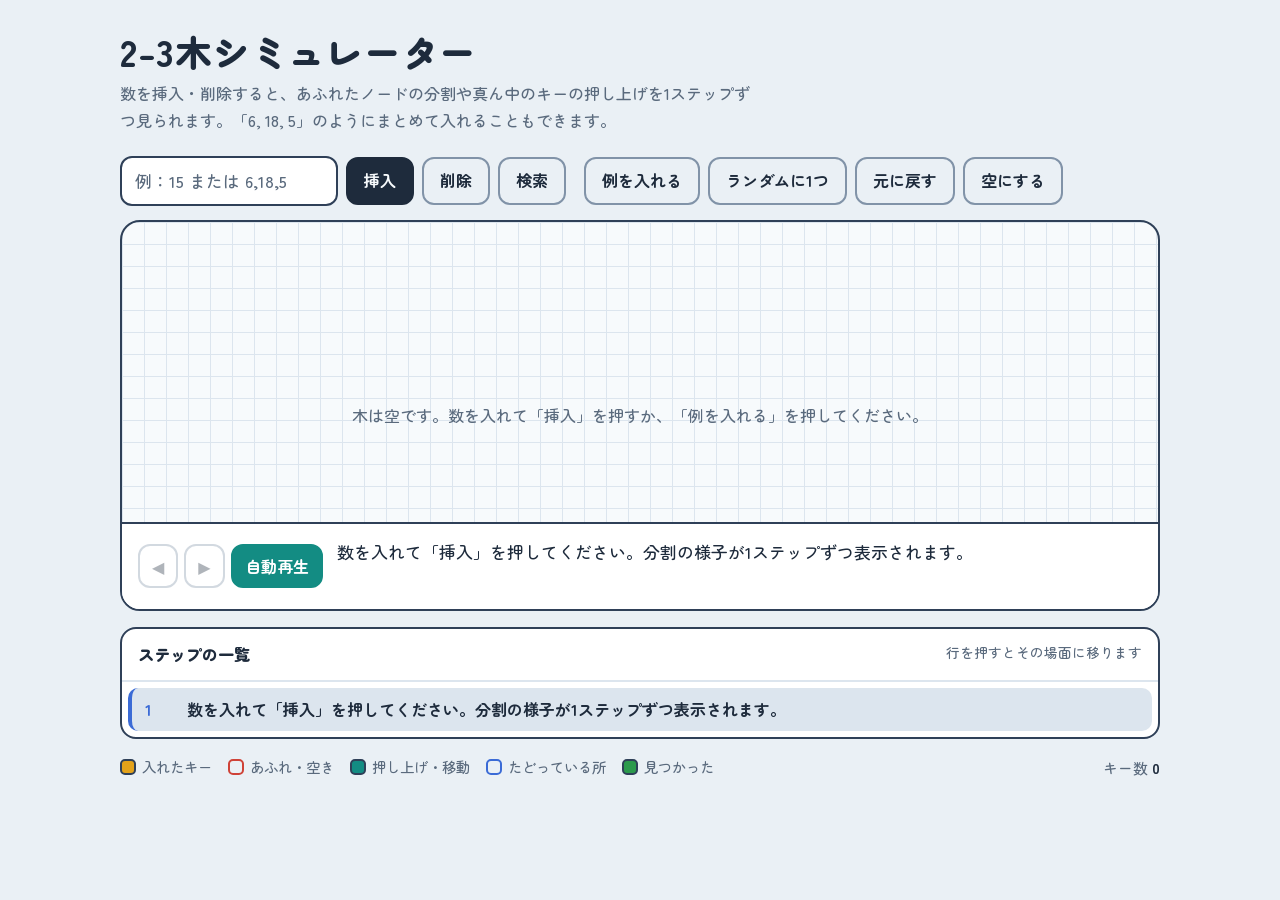
<file: two-three-tree/index.html>
<!DOCTYPE html>
<html lang="ja">
<head>
<meta charset="utf-8">
<meta name="viewport" content="width=device-width, initial-scale=1, viewport-fit=cover">
<title>2-3木シミュレーター</title>
<link rel="preconnect" href="https://fonts.googleapis.com">
<link rel="preconnect" href="https://fonts.gstatic.com" crossorigin>
<link href="https://fonts.googleapis.com/css2?family=Zen+Maru+Gothic:wght@500;700;900&display=swap" rel="stylesheet">
<link rel="stylesheet" href="style.css">
</head>
<body>
<div class="wrap">
  <h1>2-3木シミュレーター</h1>
  <p class="lead">数を挿入・削除すると、あふれたノードの分割や真ん中のキーの押し上げを1ステップずつ見られます。「6, 18, 5」のようにまとめて入れることもできます。</p>

  <div class="controls">
    <div class="group">
      <label for="num" class="sr">数</label>
      <input id="num" type="text" inputmode="numeric" placeholder="例：15 または 6,18,5" autocomplete="off">
      <button id="bIns">挿入</button>
      <button id="bDel" class="ghost">削除</button>
      <button id="bFind" class="ghost">検索</button>
    </div>
    <div class="group">
      <button id="bEx" class="ghost">例を入れる</button>
      <button id="bRand" class="ghost">ランダムに1つ</button>
      <button id="bUndo" class="ghost">元に戻す</button>
      <button id="bReset" class="ghost">空にする</button>
    </div>
  </div>

  <div class="board">
    <div class="canvas" id="canvas"></div>
    <div class="empty" id="empty">木は空です。数を入れて「挿入」を押すか、「例を入れる」を押してください。</div>
    <div class="stepbar">
      <div class="stepnav">
        <button id="bPrev" class="ghost" aria-label="前のステップ">◀</button>
        <button id="bNext" class="ghost" aria-label="次のステップ">▶</button>
        <button id="bPlay" class="ghost play on" aria-pressed="true">自動再生</button>
      </div>
      <div class="msg" id="msg" aria-live="polite">ここに各ステップの説明が出ます。</div>
      <div class="counter" id="counter"></div>
    </div>
  </div>

  <section class="steplist" aria-labelledby="slh">
    <h2 id="slh">ステップの一覧<small>行を押すとその場面に移ります</small></h2>
    <ol id="stepList"></ol>
  </section>

  <div class="below">
    <div class="legend">
      <span><i class="sw" style="background:var(--new)"></i>入れたキー</span>
      <span><i class="sw" style="border-color:var(--over)"></i>あふれ・空き</span>
      <span><i class="sw" style="background:var(--up)"></i>押し上げ・移動</span>
      <span><i class="sw" style="border-color:var(--visit)"></i>たどっている所</span>
      <span><i class="sw" style="background:var(--found)"></i>見つかった</span>
    </div>
    <div class="stats" id="stats"></div>
  </div>
</div>

<script src="tree23.js"></script>
<script src="app.js"></script>
</body>
</html>
</file>
<file: two-three-tree/style.css>
:root{
  --bg:#EAF0F5; --paper:#F7FAFC; --grid:#DCE5EE; --ink:#1E2B3C; --muted:#5A6A7D;
  --node:#FFFFFF; --line:#2F4058; --edge:#8193A8;
  --new:#E3A21A; --new-ink:#3A2800; --over:#CF4237; --up:#138C83; --visit:#3B6BD6; --found:#2C9A4C;
  --btn:#1E2B3C; --btn-ink:#F7FAFC; --field:#FFFFFF;
  color-scheme: light;
}
@media (prefers-color-scheme: dark){
  :root:not([data-theme="light"]){
    --bg:#0F1620; --paper:#141D29; --grid:#1D2937; --ink:#E3EAF2; --muted:#93A3B6;
    --node:#1C2734; --line:#A9BBD0; --edge:#5F7389;
    --new:#F2B843; --new-ink:#2A1C00; --over:#F0675C; --up:#3EC4B7; --visit:#7EA2F2; --found:#5CCB7B;
    --btn:#E3EAF2; --btn-ink:#0F1620; --field:#1C2734;
    color-scheme: dark;
  }
}
:root[data-theme="dark"]{
  --bg:#0F1620; --paper:#141D29; --grid:#1D2937; --ink:#E3EAF2; --muted:#93A3B6;
  --node:#1C2734; --line:#A9BBD0; --edge:#5F7389;
  --new:#F2B843; --new-ink:#2A1C00; --over:#F0675C; --up:#3EC4B7; --visit:#7EA2F2; --found:#5CCB7B;
  --btn:#E3EAF2; --btn-ink:#0F1620; --field:#1C2734;
  color-scheme: dark;
}
*,*::before,*::after{box-sizing:border-box}
body{
  margin:0; background:var(--bg); color:var(--ink);
  font-family:"Zen Maru Gothic","Hiragino Maru Gothic ProN","Hiragino Sans","Meiryo",system-ui,sans-serif;
  font-weight:500; line-height:1.7; font-feature-settings:"palt";
}
.sr{position:absolute; left:-9999px}
.wrap{max-width:1080px; margin:0 auto; padding:28px 20px 40px}
h1{font-size:clamp(1.6rem,4vw,2.3rem); font-weight:900; margin:0; letter-spacing:.02em; line-height:1.25}
.lead{margin:.35em 0 1.4em; color:var(--muted); max-width:40em}

.controls{display:flex; flex-wrap:wrap; gap:10px 18px; align-items:center; margin-bottom:14px}
.group{display:flex; flex-wrap:wrap; gap:8px; align-items:center}
input[type=text]{
  font:inherit; font-size:1.05rem; width:13em; max-width:100%;
  padding:.5em .8em; border-radius:12px; border:2px solid var(--line);
  background:var(--field); color:var(--ink);
}
input[type=text]::placeholder{color:var(--muted)}
button{
  font:inherit; font-weight:700; cursor:pointer;
  padding:.5em 1em; border-radius:12px; border:2px solid var(--btn);
  background:var(--btn); color:var(--btn-ink);
}
button.ghost{background:transparent; color:var(--ink); border-color:var(--edge)}
button:hover{filter:brightness(1.08)}
button:disabled{opacity:.35; cursor:default; filter:none}
button:focus-visible,input:focus-visible{outline:3px solid var(--visit); outline-offset:2px}

.board{
  position:relative; border-radius:20px; border:2px solid var(--line);
  background-color:var(--paper);
  background-image:
    linear-gradient(var(--grid) 1px, transparent 1px),
    linear-gradient(90deg, var(--grid) 1px, transparent 1px);
  background-size:22px 22px;
  overflow:hidden;
}
.canvas{overflow-x:auto; min-height:300px; display:flex; align-items:flex-start; padding:10px 0}
.canvas svg{display:block; margin:0 auto; flex:none}
.empty{position:absolute; inset:0; display:flex; align-items:center; justify-content:center; color:var(--muted); pointer-events:none; text-align:center; padding:20px}

.stepbar{
  display:grid; grid-template-columns:auto 1fr auto; gap:14px; align-items:center;
  border-top:2px solid var(--line); background:var(--node); padding:14px 16px;
}
.stepnav{display:flex; gap:6px}
.stepnav button{padding:.4em .75em}
.counter{font-size:.85rem; color:var(--muted); font-variant-numeric:tabular-nums}
.msg{font-size:1.05rem; min-height:3.4em}
.play.on{background:var(--up); border-color:var(--up); color:#fff}

.below{display:flex; flex-wrap:wrap; gap:14px 28px; margin-top:16px; align-items:flex-start; justify-content:space-between}
.legend{display:flex; flex-wrap:wrap; gap:8px 16px; font-size:.9rem; color:var(--muted)}
.legend span{display:inline-flex; align-items:center; gap:6px}
.sw{width:16px; height:16px; border-radius:5px; display:inline-block; border:2px solid var(--line)}
.stats{font-size:.92rem; color:var(--muted); font-variant-numeric:tabular-nums}
.stats b{color:var(--ink)}

.steplist{margin-top:16px; border:2px solid var(--line); border-radius:16px; background:var(--node); overflow:hidden}
.steplist h2{font-size:1rem; font-weight:900; margin:0; padding:12px 16px; border-bottom:2px solid var(--grid); display:flex; justify-content:space-between; gap:12px}
.steplist h2 small{font-weight:500; color:var(--muted); font-size:.85rem}
#stepList{position:relative; list-style:none; margin:0; padding:6px; max-height:340px; overflow-y:auto}
#stepList button{
  display:grid; grid-template-columns:2.4em 1fr; gap:4px; width:100%; text-align:left;
  background:transparent; color:var(--ink); border:0; border-left:4px solid transparent;
  border-radius:10px; padding:.55em .8em; font-weight:500; line-height:1.6;
}
#stepList button:hover{background:var(--grid); filter:none}
#stepList .no{color:var(--muted); font-variant-numeric:tabular-nums; font-weight:700}
#stepList li.future button{color:var(--muted)}
#stepList li.cur button{background:var(--grid); border-left-color:var(--visit); font-weight:700}
#stepList li.cur .no{color:var(--visit)}

/* SVG */
.nd{transition:transform .45s cubic-bezier(.3,.7,.2,1)}
.nd.enter{animation:pop .35s ease-out}
@keyframes pop{from{opacity:0}to{opacity:1}}
.edges path{fill:none; stroke:var(--edge); stroke-width:2; animation:fadeEdge .5s ease-out}
@keyframes fadeEdge{0%,40%{opacity:0}100%{opacity:1}}
.box{fill:var(--node); stroke:var(--line); stroke-width:2}
.nd.visit .box{stroke:var(--visit); stroke-width:4}
.nd.over .box{stroke:var(--over); stroke-width:4}
.nd.split .box{stroke:var(--up); stroke-width:3; stroke-dasharray:6 4}
.nd.hole .box{stroke:var(--over); stroke-dasharray:5 4; fill:transparent}
.div{stroke:var(--line); stroke-width:1.5; opacity:.5}
.cell{fill:transparent}
.cell.new{fill:var(--new)}
.cell.up{fill:var(--up)}
.cell.found{fill:var(--found)}
.cell.over{fill:var(--over)}
.k{font-family:"Zen Maru Gothic",system-ui,sans-serif; font-weight:900; font-size:17px; fill:var(--ink); text-anchor:middle; dominant-baseline:central; font-variant-numeric:tabular-nums}
.k.new{fill:var(--new-ink)} .k.up,.k.found,.k.over{fill:#fff}
.holetxt{font-size:12px; fill:var(--over); text-anchor:middle; dominant-baseline:central; font-weight:700}

@media (max-width:640px){
  .wrap{padding:20px 14px 32px}
  .stepbar{grid-template-columns:1fr; gap:8px}
  .stepnav{order:2}
  .counter{order:0}
}
@media (prefers-reduced-motion:reduce){
  .nd{transition:none} .nd.enter,.edges path{animation:none}
}
</file>
